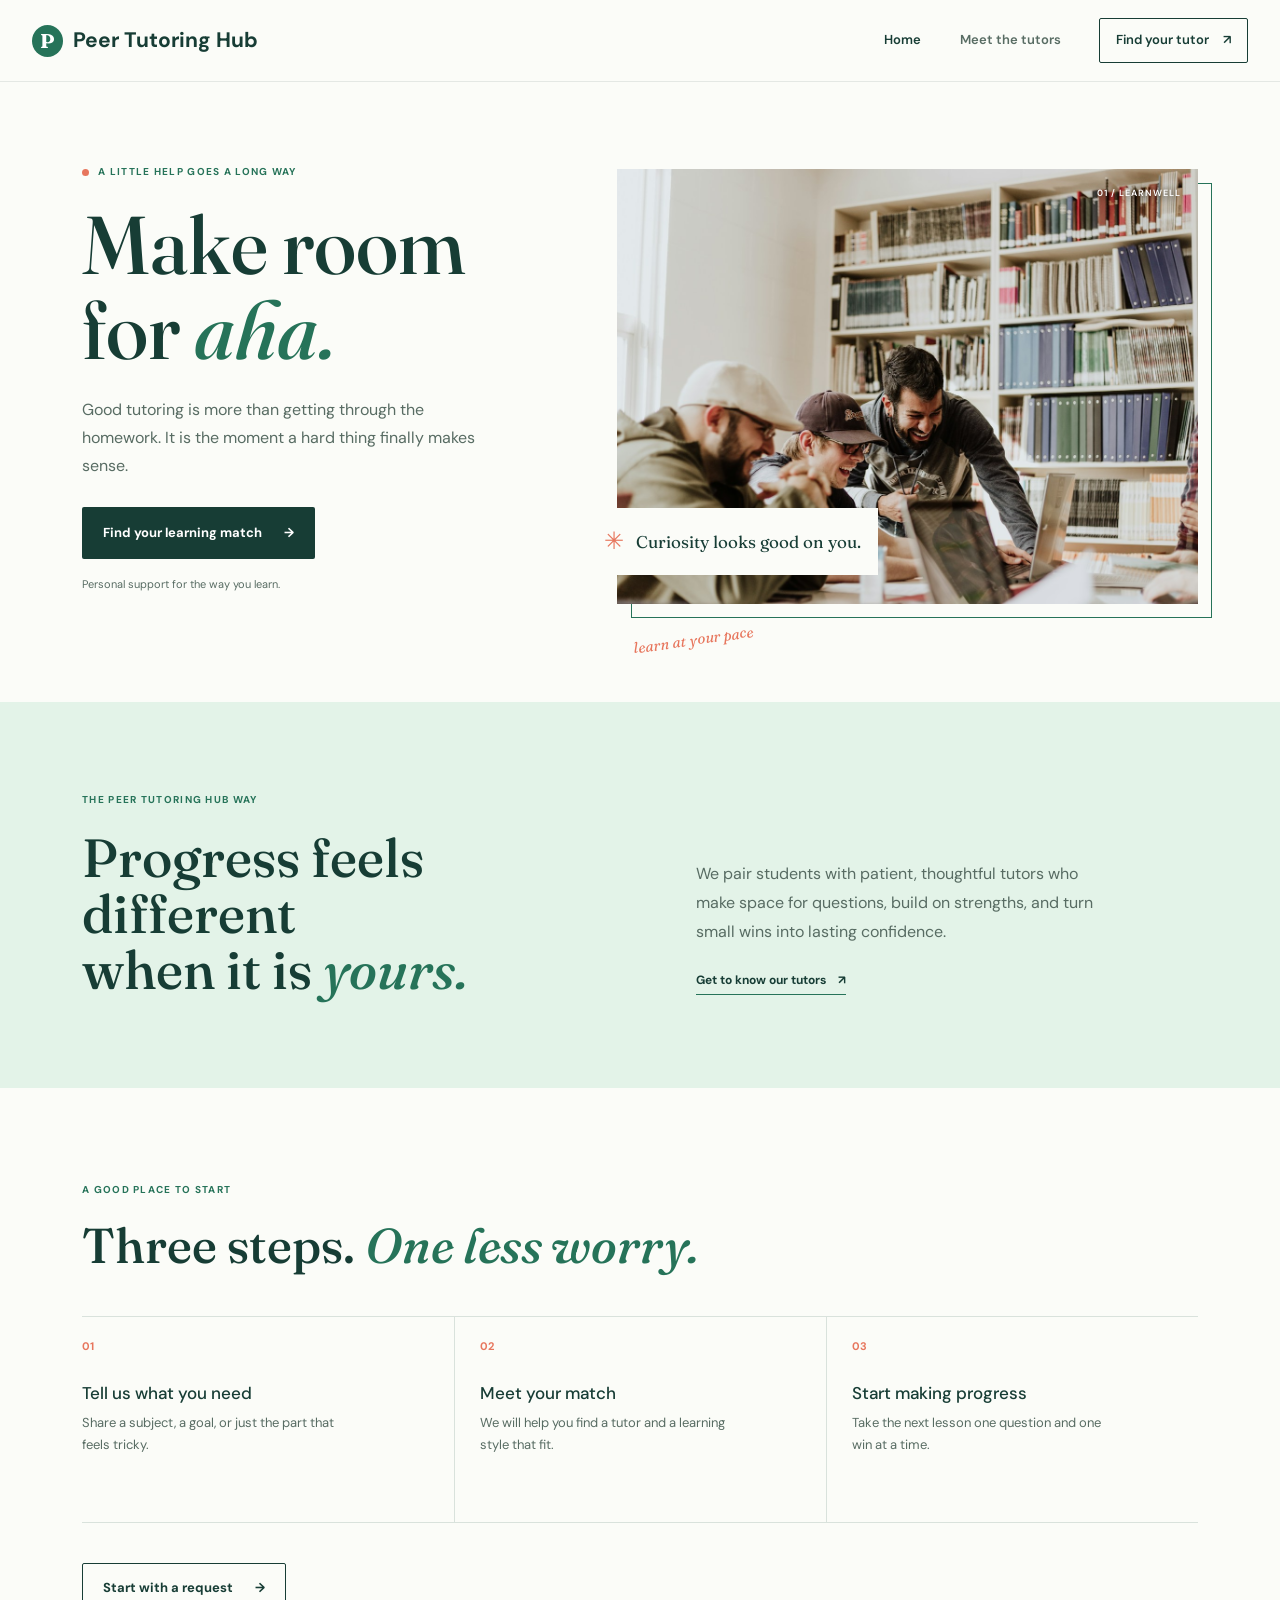
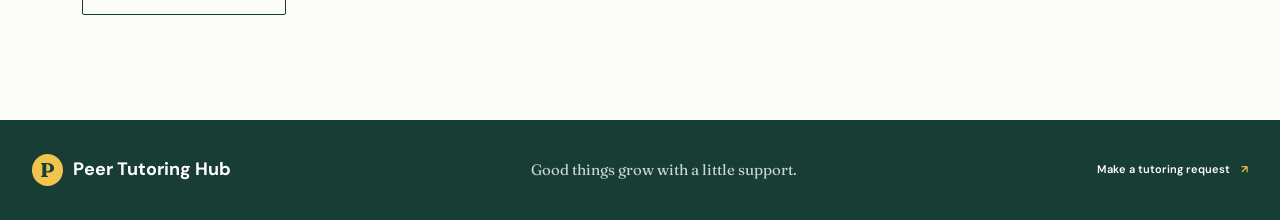
<file: index.html>
<!doctype html>
<html lang="en">
<head>
  <meta charset="utf-8">
  <meta name="viewport" content="width=device-width, initial-scale=1">
  <meta name="description" content="Peer Tutoring Hub connects students with supportive peer tutors for one-to-one learning.">
  <title>Peer Tutoring Hub | Tutoring that clicks</title>
  <link href="https://cdn.jsdelivr.net/npm/bootstrap@5.3.3/dist/css/bootstrap.min.css" rel="stylesheet" integrity="sha384-QWTKZyjpPEjISv5WaRU9OFeRpok6YctnYmDr5pNlyT2bRjXh0JMhjY6hW+ALEwIH" crossorigin="anonymous">
  <link rel="stylesheet" href="css/styles.css">
</head>
<body>
  <header class="site-header">
    <a class="wordmark" href="index.html" aria-label="Peer Tutoring Hub home"><span class="wordmark-mark">P</span> Peer Tutoring Hub</a>
    <nav class="site-nav" aria-label="Main navigation">
      <a aria-current="page" href="index.html">Home</a>
      <a href="tutors.html">Meet the tutors</a>
      <a class="nav-cta" href="request-form.html">Find your tutor <span aria-hidden="true">↗</span></a>
    </nav>
  </header>

  <main>
    <section class="hero page-width container">
      <div class="hero-copy">
        <p class="eyebrow"><span class="eyebrow-dot"></span> A little help goes a long way</p>
        <h1>Make room<br>for <em>aha.</em></h1>
        <p class="hero-intro">Good tutoring is more than getting through the homework. It is the moment a hard thing finally makes sense.</p>
        <a class="button button-dark" href="request-form.html">Find your learning match <span aria-hidden="true">→</span></a>
        <p class="hero-note">Personal support for the way you learn.</p>
      </div>
      <div class="hero-image-wrap">
        <img class="hero-image" src="images/tutoring.jpg" alt="Students working together around a laptop in a library">
        <div class="image-caption"><span class="caption-mark" aria-hidden="true">✳</span><span>Curiosity looks good on you.</span></div>
        <span class="image-index" aria-hidden="true">01 / LEARNWELL</span>
      </div>
      <span class="hero-scribble" aria-hidden="true">learn at your pace</span>
    </section>

    <section class="intro-band">
      <div class="page-width container intro-inner">
        <p class="eyebrow">The Peer Tutoring Hub way</p>
        <h2>Progress feels different<br>when it is <em>yours.</em></h2>
        <div class="intro-detail">
          <p>We pair students with patient, thoughtful tutors who make space for questions, build on strengths, and turn small wins into lasting confidence.</p>
          <a class="text-link" href="tutors.html">Get to know our tutors <span aria-hidden="true">↗</span></a>
        </div>
      </div>
    </section>

    <section class="steps-section page-width container" aria-labelledby="steps-title">
      <div class="section-heading">
        <p class="eyebrow">A good place to start</p>
        <h2 id="steps-title">Three steps. <em>One less worry.</em></h2>
      </div>
      <ol class="steps-list">
        <li><span class="step-number">01</span><h3>Tell us what you need</h3><p>Share a subject, a goal, or just the part that feels tricky.</p></li>
        <li><span class="step-number">02</span><h3>Meet your match</h3><p>We will help you find a tutor and a learning style that fit.</p></li>
        <li><span class="step-number">03</span><h3>Start making progress</h3><p>Take the next lesson one question and one win at a time.</p></li>
      </ol>
      <a class="button button-outline" href="request-form.html">Start with a request <span aria-hidden="true">→</span></a>
    </section>
  </main>

  <footer class="site-footer">
    <a class="wordmark wordmark-light" href="index.html"><span class="wordmark-mark">P</span> Peer Tutoring Hub</a>
    <p>Good things grow with a little support.</p>
    <a href="request-form.html">Make a tutoring request <span aria-hidden="true">↗</span></a>
  </footer>
</body>
</html>
</file>
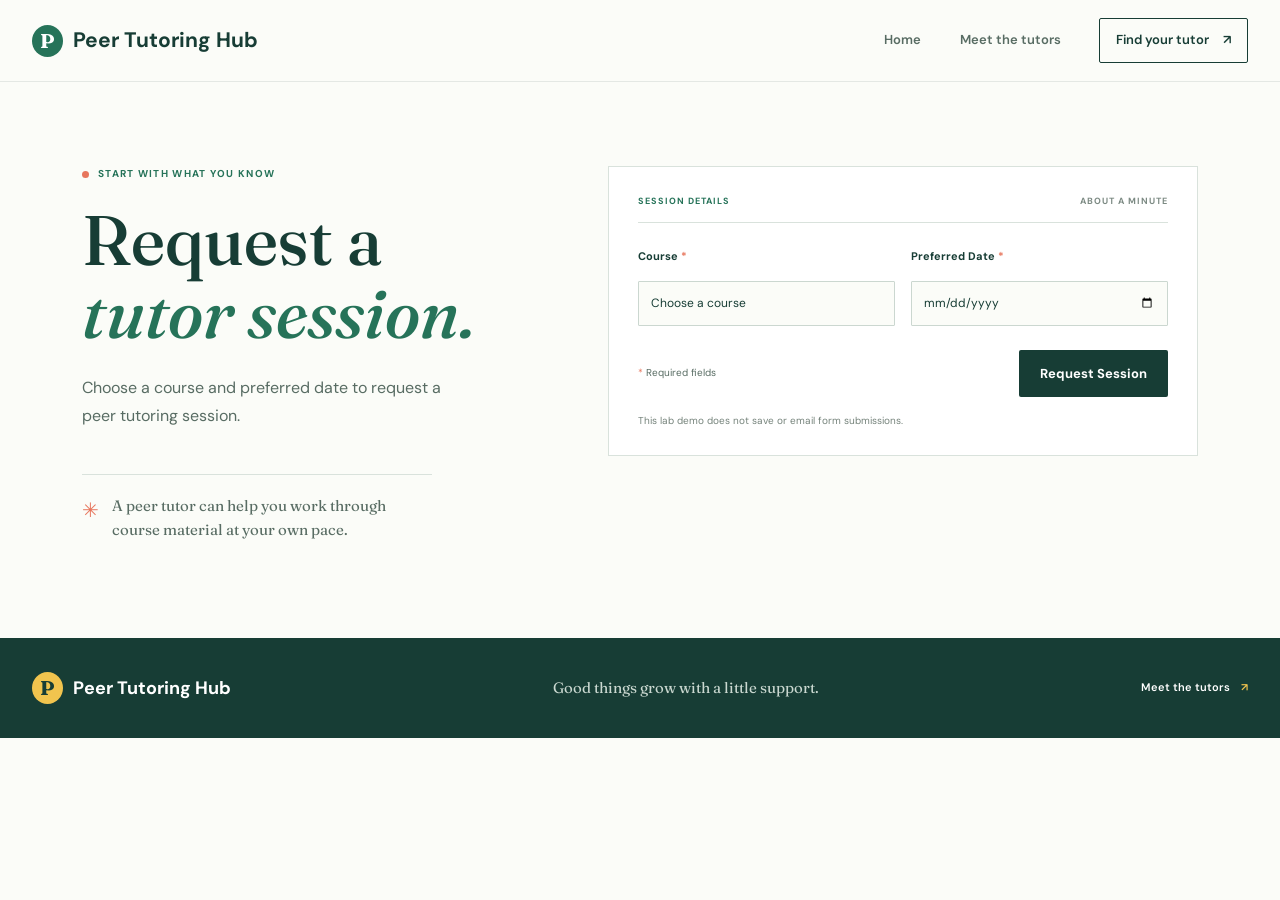
<file: request-form.html>
<!doctype html>
<html lang="en">
<head>
  <meta charset="utf-8">
  <meta name="viewport" content="width=device-width, initial-scale=1">
  <meta name="description" content="Request a peer tutoring session through Peer Tutoring Hub.">
  <title>Request a Session | Peer Tutoring Hub</title>
  <link href="https://cdn.jsdelivr.net/npm/bootstrap@5.3.3/dist/css/bootstrap.min.css" rel="stylesheet" integrity="sha384-QWTKZyjpPEjISv5WaRU9OFeRpok6YctnYmDr5pNlyT2bRjXh0JMhjY6hW+ALEwIH" crossorigin="anonymous">
  <link rel="stylesheet" href="css/styles.css">
</head>
<body>
  <header class="site-header">
    <a class="wordmark" href="index.html" aria-label="Peer Tutoring Hub home"><span class="wordmark-mark">P</span> Peer Tutoring Hub</a>
    <nav class="site-nav" aria-label="Main navigation">
      <a href="index.html">Home</a>
      <a href="tutors.html">Meet the tutors</a>
      <a class="nav-cta" aria-current="page" href="request-form.html">Find your tutor <span aria-hidden="true">↗</span></a>
    </nav>
  </header>

  <main class="request-layout page-width container">
    <section class="request-intro">
      <p class="eyebrow"><span class="eyebrow-dot"></span> Start with what you know</p>
      <h1>Request a<br><em>tutor session.</em></h1>
      <p>Choose a course and preferred date to request a peer tutoring session.</p>
      <div class="request-aside"><span class="aside-star" aria-hidden="true">✳</span><p>A peer tutor can help you work through course material at your own pace.</p></div>
    </section>

    <form class="request-form" action="process-request.php" method="post">
      <div class="form-heading"><span>SESSION DETAILS</span><span>ABOUT A MINUTE</span></div>
      <div class="row g-3 form-grid">
        <div class="field col-12 col-md-6"><label class="form-label" for="course">Course <span aria-hidden="true">*</span></label><select class="form-select" id="course" name="course" required><option value="" disabled selected>Choose a course</option><option>Mathematics</option><option>English</option><option>Science</option></select></div>
        <div class="field col-12 col-md-6"><label class="form-label" for="preferred-date">Preferred Date <span aria-hidden="true">*</span></label><input class="form-control" id="preferred-date" name="preferred_date" type="date" required></div>
      </div>
      <div class="form-submit"><p><span aria-hidden="true">*</span> Required fields</p><button class="button button-dark btn" type="submit">Request Session</button></div>
      <p class="privacy-note">This lab demo does not save or email form submissions.</p>
    </form>
  </main>

  <footer class="site-footer">
    <a class="wordmark wordmark-light" href="index.html"><span class="wordmark-mark">P</span> Peer Tutoring Hub</a>
    <p>Good things grow with a little support.</p>
    <a href="tutors.html">Meet the tutors <span aria-hidden="true">↗</span></a>
  </footer>
</body>
</html>
</file>
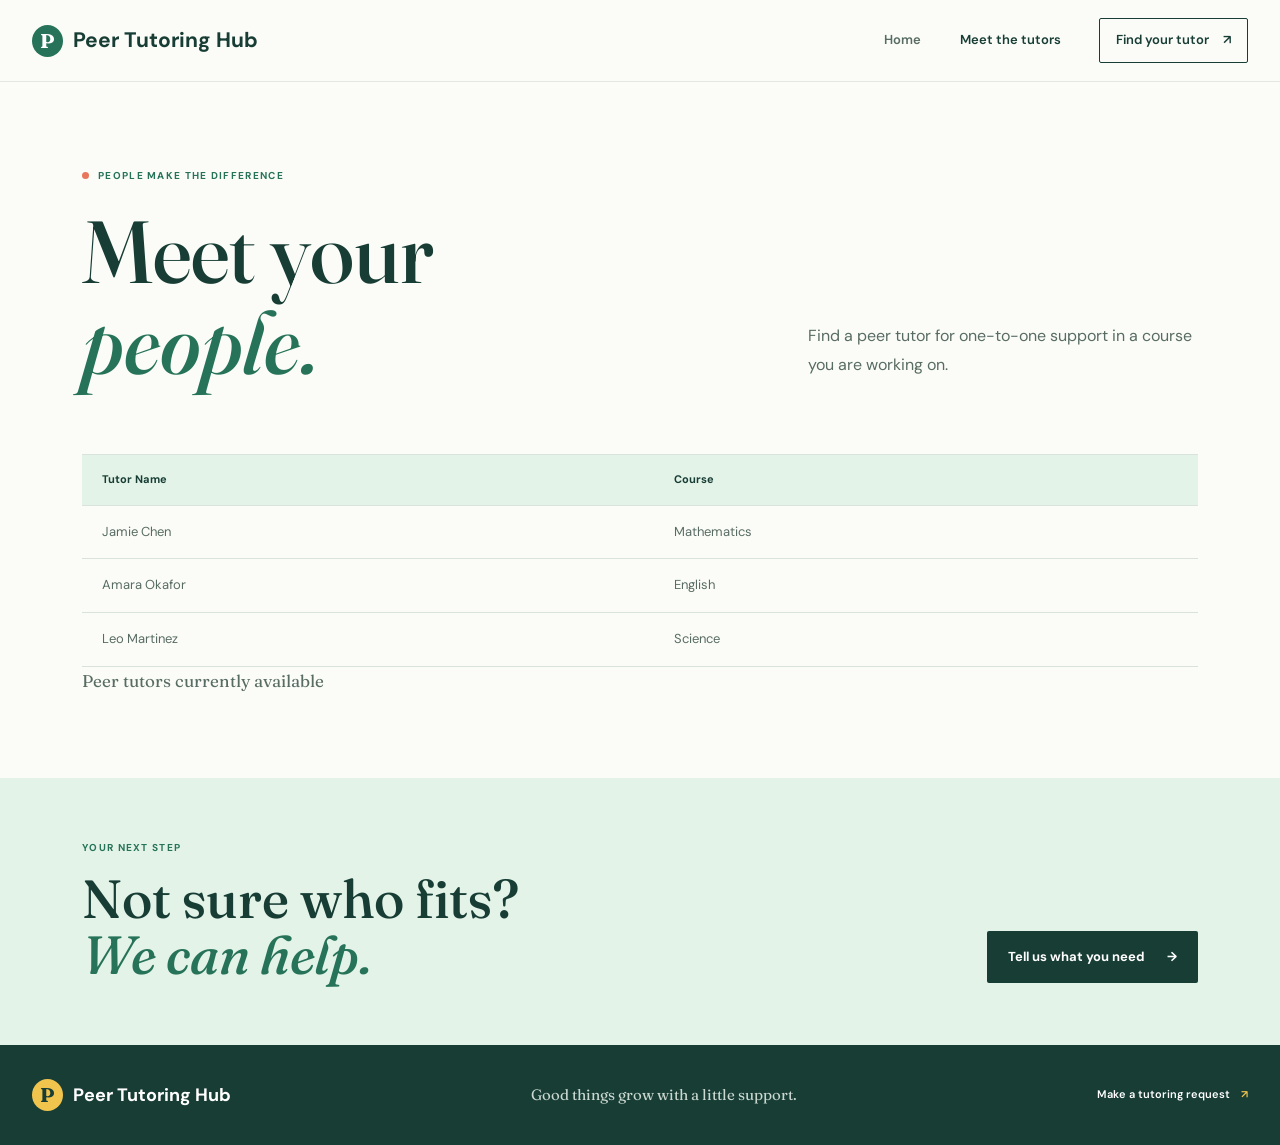
<file: tutors.html>
<!doctype html>
<html lang="en">
<head>
  <meta charset="utf-8">
  <meta name="viewport" content="width=device-width, initial-scale=1">
  <meta name="description" content="Meet the peer tutors available through Peer Tutoring Hub.">
  <title>Available Tutors | Peer Tutoring Hub</title>
  <link href="https://cdn.jsdelivr.net/npm/bootstrap@5.3.3/dist/css/bootstrap.min.css" rel="stylesheet" integrity="sha384-QWTKZyjpPEjISv5WaRU9OFeRpok6YctnYmDr5pNlyT2bRjXh0JMhjY6hW+ALEwIH" crossorigin="anonymous">
  <link rel="stylesheet" href="css/styles.css">
</head>
<body>
  <header class="site-header">
    <a class="wordmark" href="index.html" aria-label="Peer Tutoring Hub home"><span class="wordmark-mark">P</span> Peer Tutoring Hub</a>
    <nav class="site-nav" aria-label="Main navigation">
      <a href="index.html">Home</a>
      <a aria-current="page" href="tutors.html">Meet the tutors</a>
      <a class="nav-cta" href="request-form.html">Find your tutor <span aria-hidden="true">↗</span></a>
    </nav>
  </header>

  <main>
    <section class="page-hero page-width container">
      <div>
        <p class="eyebrow"><span class="eyebrow-dot"></span> People make the difference</p>
        <h1>Meet your<br><em>people.</em></h1>
      </div>
      <p class="page-hero-note">Find a peer tutor for one-to-one support in a course you are working on.</p>
    </section>

    <section class="tutors-section page-width container" aria-label="Available peer tutors">
      <div class="tutor-table-wrap">
        <table class="tutor-table">
          <caption>Peer tutors currently available</caption>
          <thead>
            <tr><th scope="col">Tutor Name</th><th scope="col">Course</th></tr>
          </thead>
          <tbody>
            <tr><td>Jamie Chen</td><td>Mathematics</td></tr>
            <tr><td>Amara Okafor</td><td>English</td></tr>
            <tr><td>Leo Martinez</td><td>Science</td></tr>
          </tbody>
        </table>
      </div>
    </section>

    <section class="tutor-cta">
      <div class="page-width container tutor-cta-inner"><div><p class="eyebrow">Your next step</p><h2>Not sure who fits?<br><em>We can help.</em></h2></div><a class="button button-dark" href="request-form.html">Tell us what you need <span aria-hidden="true">→</span></a></div>
    </section>
  </main>

  <footer class="site-footer">
    <a class="wordmark wordmark-light" href="index.html"><span class="wordmark-mark">P</span> Peer Tutoring Hub</a>
    <p>Good things grow with a little support.</p>
    <a href="request-form.html">Make a tutoring request <span aria-hidden="true">↗</span></a>
  </footer>
</body>
</html>
</file>
<file: css/styles.css>
@import url('https://fonts.googleapis.com/css2?family=DM+Sans:wght@400;500;600;700&family=Fraunces:opsz,wght@9..144,500;9..144,600&display=swap');

:root {
  color-scheme: light;
  --ink: #173d35;
  --paper: #fbfcf8;
  --mint: #e3f3e8;
  --green: #267359;
  --coral: #e7765d;
  --yellow: #f1c44e;
  --line: #d9e2dc;
  --muted: #586c63;
  --sans: 'DM Sans', 'Trebuchet MS', sans-serif;
  --serif: 'Fraunces', Georgia, serif;
}

* { box-sizing: border-box; }
html { scroll-behavior: smooth; }
body { margin: 0; background: var(--paper); color: var(--ink); font-family: var(--sans); font-size: 16px; line-height: 1.6; }
a { color: inherit; text-decoration: none; }
button, input, select, textarea { font: inherit; }
.page-width { width: min(1160px, calc(100% - 64px)); margin-inline: auto; }

.site-header { min-height: 82px; padding: 0 max(32px, calc((100vw - 1290px) / 2)); display: flex; align-items: center; justify-content: space-between; gap: 28px; border-bottom: 1px solid rgba(23, 61, 53, .1); }
.wordmark { display: inline-flex; align-items: center; gap: 10px; font-size: 21px; font-weight: 700; letter-spacing: 0; }
.wordmark-mark { width: 31px; aspect-ratio: 1; display: grid; place-items: center; border-radius: 50%; background: var(--green); color: white; font-family: var(--serif); font-size: 20px; }
.site-nav { display: flex; align-items: center; gap: clamp(18px, 3vw, 42px); font-size: 13px; font-weight: 600; }
.site-nav a:not(.nav-cta) { color: var(--muted); transition: color .2s ease; }
.site-nav a:hover, .site-nav a[aria-current="page"]:not(.nav-cta) { color: var(--ink); }
.nav-cta { display: inline-flex; align-items: center; gap: 14px; padding: 11px 16px; border: 1px solid var(--ink); border-radius: 2px; }
.nav-cta:hover { background: var(--ink); color: white; }

.hero { min-height: 620px; display: grid; grid-template-columns: .88fr 1.12fr; align-items: center; gap: 7%; padding-block: 70px 82px; position: relative; }
.hero-copy { position: relative; z-index: 1; padding-bottom: 14px; }
.eyebrow { margin: 0 0 22px; display: flex; align-items: center; gap: 9px; color: var(--green); font-size: 10px; font-weight: 700; letter-spacing: 1.3px; text-transform: uppercase; }
.eyebrow-dot { width: 7px; height: 7px; border-radius: 50%; background: var(--coral); }
h1, h2, h3, p { margin-top: 0; }
h1, h2 { font-family: var(--serif); font-weight: 500; letter-spacing: 0; line-height: 1.04; }
.hero h1 { margin-bottom: 24px; font-size: clamp(58px, 6.4vw, 88px); }
h1 em, h2 em { color: var(--green); font-weight: 500; }
.hero-intro { max-width: 410px; margin-bottom: 27px; color: var(--muted); font-size: 16px; line-height: 1.75; }
.button { min-height: 52px; padding: 0 20px; display: inline-flex; align-items: center; justify-content: center; gap: 22px; border: 1px solid transparent; border-radius: 2px; font-size: 13px; font-weight: 700; cursor: pointer; transition: background .2s ease, color .2s ease, transform .2s ease; }
.button:hover { transform: translateY(-2px); }
.button-dark { background: var(--ink); color: white; }
.button-dark:hover { background: var(--green); }
.hero-note { margin: 17px 0 0; color: var(--muted); font-size: 11px; }
.hero-image-wrap { min-width: 0; height: 435px; position: relative; }
.hero-image { width: 100%; height: 100%; display: block; object-fit: cover; object-position: center; }
.hero-image-wrap::after { content: ''; position: absolute; inset: 14px -14px -14px 14px; border: 1px solid var(--green); z-index: -1; }
.image-caption { position: absolute; left: -30px; bottom: 29px; display: flex; align-items: center; gap: 12px; padding: 14px 17px; background: var(--paper); font-family: var(--serif); font-size: 17px; }
.caption-mark { color: var(--coral); font-family: var(--sans); font-size: 24px; }
.image-index { position: absolute; top: 17px; right: 17px; color: white; font-size: 9px; font-weight: 600; letter-spacing: 1px; text-shadow: 0 1px 8px #000; }
.hero-scribble { position: absolute; right: 40%; bottom: 50px; color: var(--coral); font-family: var(--serif); font-size: 15px; font-style: italic; transform: rotate(-8deg); }

.intro-band { padding-block: 90px; background: var(--mint); }
.intro-inner { display: grid; grid-template-columns: 1fr 1fr; column-gap: 10%; align-items: end; }
.intro-inner > .eyebrow { grid-column: 1 / -1; }
.intro-inner h2, .section-heading h2, .tutor-cta h2 { margin: 0; font-size: clamp(36px, 4.2vw, 54px); }
.intro-detail { max-width: 420px; padding-bottom: 3px; }
.intro-detail p { margin-bottom: 19px; color: var(--muted); line-height: 1.8; }
.text-link { display: inline-flex; align-items: center; gap: 12px; border-bottom: 1px solid var(--green); padding-bottom: 4px; color: var(--ink); font-size: 12px; font-weight: 700; }
.text-link:hover { color: var(--green); }

.steps-section { padding-block: 94px 105px; }
.section-heading { margin-bottom: 45px; }
.section-heading h2 { font-size: clamp(34px, 4vw, 49px); }
.steps-list { margin: 0 0 40px; padding: 0; display: grid; grid-template-columns: repeat(3, 1fr); list-style: none; border-top: 1px solid var(--line); }
.steps-list li { min-height: 206px; padding: 21px 25px 12px 0; border-bottom: 1px solid var(--line); }
.steps-list li + li { padding-left: 25px; border-left: 1px solid var(--line); }
.step-number { display: block; margin-bottom: 28px; color: var(--coral); font-size: 11px; font-weight: 700; }
.steps-list h3 { margin-bottom: 8px; font-size: 17px; }
.steps-list p { max-width: 260px; margin-bottom: 0; color: var(--muted); font-size: 13px; line-height: 1.7; }
.button-outline { border-color: var(--ink); color: var(--ink); }
.button-outline:hover { background: var(--ink); color: white; }

.site-footer { min-height: 100px; padding: 24px max(32px, calc((100vw - 1290px) / 2)); display: flex; align-items: center; justify-content: space-between; gap: 24px; background: var(--ink); color: white; }
.wordmark-light { font-size: 18px; }
.wordmark-light .wordmark-mark { background: var(--yellow); color: var(--ink); }
.site-footer p { margin: 0; color: #cad8d0; font-family: var(--serif); font-size: 15px; }
.site-footer > a:last-child { font-size: 11px; font-weight: 600; }
.site-footer > a:last-child span { margin-left: 8px; color: var(--yellow); }

.page-hero { min-height: 372px; padding-block: 75px 65px; display: flex; align-items: end; justify-content: space-between; gap: 70px; }
.page-hero h1, .request-intro h1, .response-main h1 { margin: 0; font-size: clamp(58px, 7vw, 88px); }
.page-hero-note { max-width: 390px; margin: 0 0 9px; color: var(--muted); line-height: 1.8; }
.tutors-section { padding-bottom: 70px; }
.tutor-table-wrap { overflow-x: auto; }
.tutor-table { width: 100%; border-collapse: collapse; text-align: left; }
.tutor-table caption { padding: 0 0 14px; color: var(--muted); font-family: var(--serif); font-size: 17px; text-align: left; }
.tutor-table th, .tutor-table td { padding: 16px 20px; border-top: 1px solid var(--line); }
.tutor-table th { background: var(--mint); color: var(--ink); font-size: 11px; font-weight: 700; }
.tutor-table td { color: var(--muted); font-size: 13px; }
.tutor-table tbody tr:last-child td { border-bottom: 1px solid var(--line); }
.tutor-row { display: grid; grid-template-columns: 70px minmax(240px, 1.15fr) minmax(220px, .85fr); gap: 28px; align-items: center; padding-block: 36px; border-top: 1px solid var(--line); }
.tutor-row:last-child { border-bottom: 1px solid var(--line); }
.tutor-number { align-self: start; padding-top: 6px; color: var(--coral); font-size: 12px; font-weight: 700; }
.tutor-info .eyebrow { margin-bottom: 9px; }
.tutor-info h2 { margin-bottom: 11px; font-size: 34px; }
.tutor-info > p:not(.eyebrow) { max-width: 475px; margin-bottom: 15px; color: var(--muted); font-size: 13px; line-height: 1.75; }
.tutor-note { min-height: 172px; padding: 21px 24px; display: flex; flex-direction: column; justify-content: center; background: var(--mint); }
.note-coral { background: #f9e5dd; }
.note-yellow { background: #fbf1d5; }
.quote-mark { height: 28px; color: var(--green); font-family: var(--serif); font-size: 42px; line-height: 1; }
.tutor-note p { max-width: 270px; margin: 8px 0 13px; font-family: var(--serif); font-size: 20px; line-height: 1.3; }
.tutor-detail { color: var(--muted); font-size: 10px; }
.tutor-cta { padding-block: 62px; background: var(--mint); }
.tutor-cta-inner { display: flex; align-items: end; justify-content: space-between; gap: 35px; }
.tutor-cta .eyebrow { margin-bottom: 15px; }

.request-layout { padding-block: 84px 96px; display: grid; grid-template-columns: .82fr 1.18fr; gap: clamp(50px, 9vw, 125px); align-items: start; }
.request-intro h1 { margin-bottom: 24px; font-size: clamp(49px, 5.6vw, 70px); }
.request-intro > p:not(.eyebrow) { max-width: 390px; color: var(--muted); line-height: 1.8; }
.request-aside { max-width: 350px; margin-top: 43px; padding-top: 19px; display: flex; gap: 13px; border-top: 1px solid var(--line); }
.request-aside p { margin: 0; color: var(--muted); font-family: var(--serif); font-size: 15px; }
.aside-star { color: var(--coral); font-size: 20px; }
.request-form { padding: 27px 29px 26px; border: 1px solid var(--line); background: white; }
.form-heading { margin-bottom: 25px; padding-bottom: 14px; display: flex; justify-content: space-between; gap: 15px; border-bottom: 1px solid var(--line); color: var(--green); font-size: 9px; font-weight: 700; letter-spacing: 1px; }
.form-heading span:last-child { color: #7c8a83; }
.form-grid { --bs-gutter-y: 19px; }
.field { min-width: 0; display: flex; flex-direction: column; gap: 7px; }
.field-wide { grid-column: 1 / -1; }
.field > label, .session-options legend { color: var(--ink); font-size: 11px; font-weight: 700; }
.field > label span, .form-submit p span { color: var(--coral); }
.field input, .field select, .field textarea { width: 100%; min-height: 45px; padding: 11px 12px; border: 1px solid #cbd7d0; border-radius: 1px; background: var(--paper); color: var(--ink); font-size: 12px; }
.field textarea { min-height: 112px; resize: vertical; }
.field input::placeholder, .field textarea::placeholder { color: #84918a; }
.field input:focus, .field select:focus, .field textarea:focus { outline: 2px solid var(--green); outline-offset: 1px; }
.session-options { margin: 0; padding: 0; display: flex; flex-wrap: wrap; gap: 9px; border: 0; }
.session-options legend { margin-bottom: 3px; }
.radio-option input { position: absolute; opacity: 0; pointer-events: none; }
.radio-option span { min-height: 38px; padding: 0 13px; display: inline-flex; align-items: center; border: 1px solid #cbd7d0; color: var(--muted); font-size: 11px; cursor: pointer; }
.radio-option input:checked + span { border-color: var(--green); background: var(--mint); color: var(--ink); }
.radio-option input:focus-visible + span { outline: 2px solid var(--green); outline-offset: 2px; }
.field-hint { color: #78867e; font-size: 10px; }
.form-submit { margin-top: 24px; display: flex; align-items: center; justify-content: space-between; gap: 15px; }
.form-submit p { margin: 0; color: var(--muted); font-size: 10px; }
.form-submit .button { min-height: 47px; }
.privacy-note { margin: 16px 0 0; color: #75837b; font-size: 10px; line-height: 1.6; }

.response-main { min-height: 580px; padding-block: 105px 110px; }
.response-main h1 { margin-bottom: 20px; }
.response-copy { max-width: 590px; color: var(--muted); line-height: 1.8; }
.response-details { max-width: 680px; margin: 35px 0 25px; border-top: 1px solid var(--line); }
.response-details > div { padding: 14px 0; display: grid; grid-template-columns: 110px 1fr; gap: 20px; border-bottom: 1px solid var(--line); }
.response-details dt { color: var(--green); font-size: 11px; font-weight: 700; }
.response-details dd { margin: 0; color: var(--muted); font-size: 13px; overflow-wrap: anywhere; }
.error-list { max-width: 550px; margin: 22px 0 30px; padding: 20px 25px 20px 42px; background: #f9e5dd; color: #773e31; font-size: 13px; }
.error-list li + li { margin-top: 6px; }

@media (max-width: 760px) {
  .page-width { width: min(100% - 40px, 560px); }
  .site-header { min-height: 72px; padding-inline: 20px; }
  .site-nav { gap: 13px; font-size: 11px; }
  .site-nav a:nth-child(2) { display: none; }
  .nav-cta { padding: 9px 10px; gap: 7px; }
  .wordmark { gap: 7px; font-size: 18px; }
  .wordmark-mark { width: 27px; font-size: 17px; }
  .hero { min-height: 0; padding-block: 54px 65px; grid-template-columns: 1fr; gap: 43px; }
  .hero h1 { font-size: clamp(58px, 15vw, 78px); }
  .hero-image-wrap { height: min(74vw, 390px); margin-right: 13px; }
  .image-caption { left: -10px; bottom: 18px; padding: 11px 13px; font-size: 15px; }
  .hero-scribble { display: none; }
  .intro-band { padding-block: 62px; }
  .intro-inner { grid-template-columns: 1fr; gap: 24px; }
  .intro-inner > .eyebrow { margin-bottom: 0; }
  .intro-inner h2 { font-size: 39px; }
  .intro-detail { max-width: 100%; }
  .steps-section { padding-block: 64px 70px; }
  .section-heading { margin-bottom: 30px; }
  .steps-list { grid-template-columns: 1fr; }
  .steps-list li, .steps-list li + li { min-height: 0; padding: 18px 0 21px; border-left: 0; }
  .step-number { margin-bottom: 12px; }
  .steps-list p { max-width: none; }
  .site-footer { padding: 25px 20px; flex-wrap: wrap; gap: 16px 22px; }
  .site-footer p { order: 3; width: 100%; font-size: 13px; }
  .site-footer > a:last-child { margin-left: auto; }
  .page-hero { min-height: 0; padding-block: 61px 42px; display: block; }
  .page-hero h1 { font-size: 67px; }
  .page-hero-note { margin-top: 25px; }
  .tutor-row { grid-template-columns: 34px 1fr; gap: 10px 14px; padding-block: 26px; }
  .tutor-info h2 { font-size: 29px; }
  .tutor-note { grid-column: 2; min-height: 140px; margin-top: 7px; }
  .tutor-cta { padding-block: 44px; }
  .tutor-cta-inner { align-items: start; flex-direction: column; }
  .request-layout { padding-block: 59px 68px; grid-template-columns: 1fr; gap: 37px; }
  .request-intro h1 { font-size: 54px; }
  .request-aside { margin-top: 27px; }
  .request-form { padding: 22px 19px; }
  .response-main { min-height: 560px; padding-block: 75px 80px; }
  .response-main h1 { font-size: 61px; }
}

@media (max-width: 420px) {
  .page-width { width: calc(100% - 32px); }
  .site-header { padding-inline: 16px; }
  .site-nav { gap: 9px; }
  .site-nav a:first-child { display: none; }
  .nav-cta { font-size: 10px; }
  .hero-intro { font-size: 14px; }
  .field-wide { grid-column: auto; }
  .form-heading { font-size: 8px; }
  .form-submit { align-items: start; flex-direction: column; }
  .response-details > div { grid-template-columns: 75px 1fr; gap: 12px; }
}

@media (prefers-reduced-motion: reduce) {
  *, *::before, *::after { scroll-behavior: auto !important; transition-duration: .01ms !important; }
}
</file>
